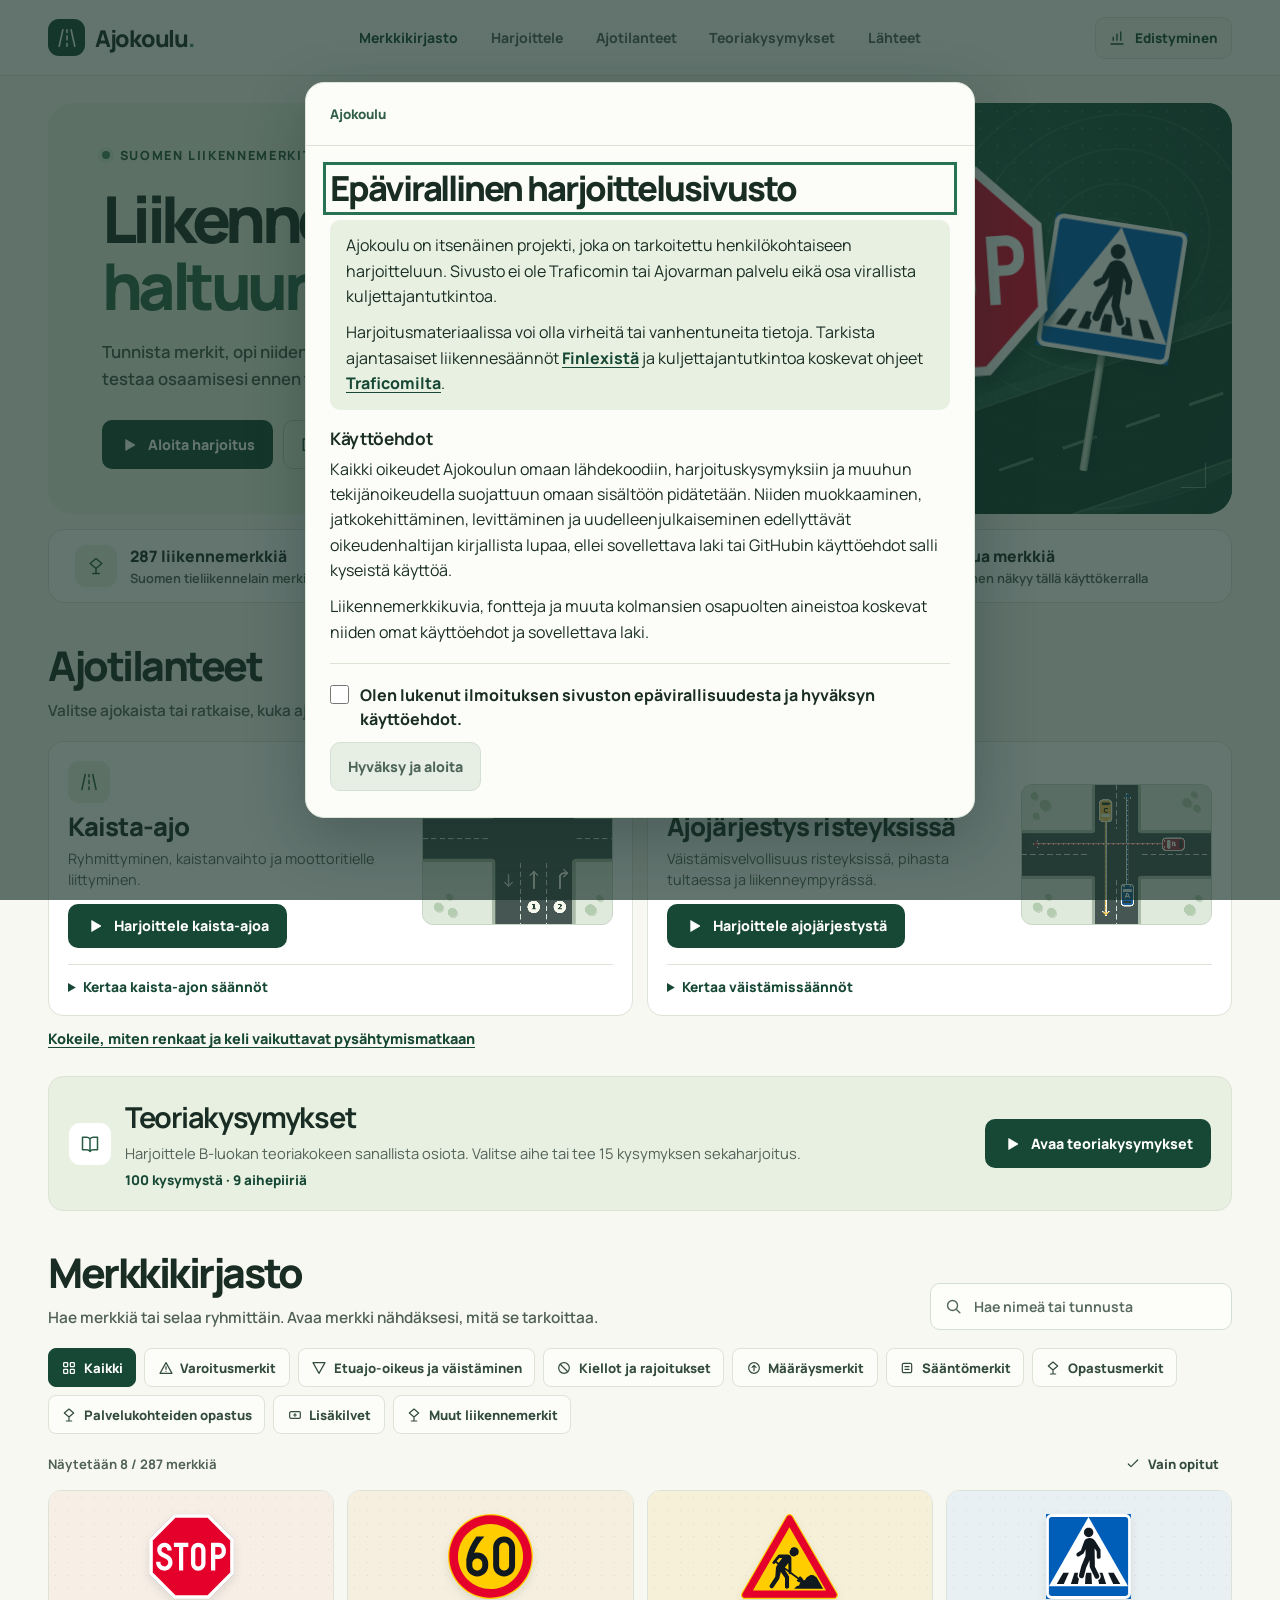
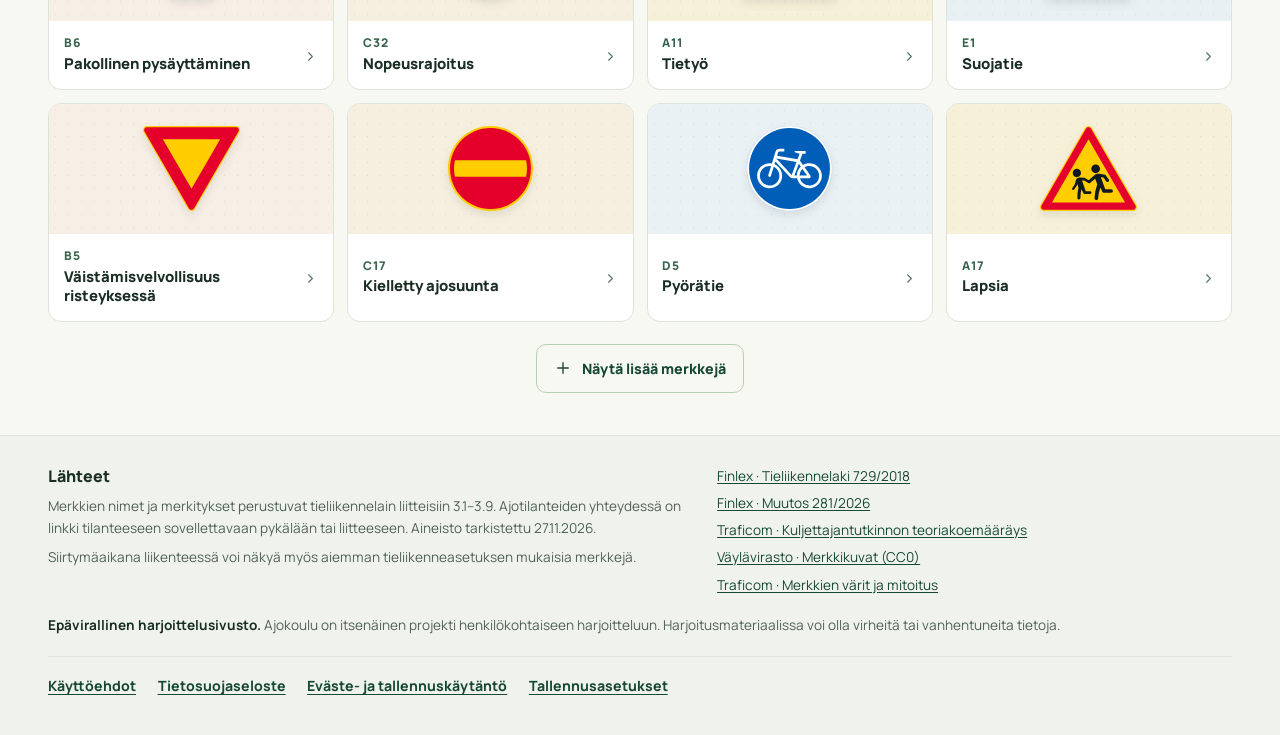
<file: index.html>
<!doctype html>
<html lang="fi">
<head>
  <meta charset="utf-8">
  <meta name="viewport" content="width=device-width, initial-scale=1">
  <meta name="description" content="Harjoittele B-luokan teoriakysymyksiä, Suomen liikennemerkkejä, kaista-ajoa ja ajojärjestystä risteyksissä. Aineisto on tarkistettu vuonna 2026.">
  <meta name="theme-color" content="#f7f8f2">
  <title>Ajokoulu – Liikennemerkit ja ajotilanteet</title>
  <link rel="icon" href="./assets/signs/B6.svg" type="image/svg+xml">
  <link rel="stylesheet" href="./styles.css">
  <link rel="stylesheet" href="./driving.css">
  <script defer src="./progress-storage.js"></script>
  <script defer src="./signs.js"></script>
  <script defer src="./app.js"></script>
  <script defer src="./driving-data.js"></script>
  <script defer src="./driving-diagrams.js"></script>
  <script defer src="./driving.js"></script>
  <script defer src="./theory-data.js"></script>
  <script defer src="./theory.js"></script>
  <script defer src="./terms.js"></script>
  <script defer src="./privacy-settings.js"></script>
</head>
<body id="alku">
  <svg class="icon-library" xmlns="http://www.w3.org/2000/svg" aria-hidden="true">
    <symbol id="i-road" viewBox="0 0 24 24"><path d="M7.5 3 3.5 21M16.5 3l4 18M12 3v3m0 4v4m0 4v3"/></symbol>
    <symbol id="i-book" viewBox="0 0 24 24"><path d="M12 6a5 5 0 0 0-4-2H3v15h5a5 5 0 0 1 4 2 5 5 0 0 1 4-2h5V4h-5a5 5 0 0 0-4 2zm0 0v15"/></symbol>
    <symbol id="i-play" viewBox="0 0 24 24"><path d="m8 5 12 7-12 7z"/></symbol>
    <symbol id="i-progress" viewBox="0 0 24 24"><path d="M4 20h16M7 15v-4m5 4V7m5 8V4"/></symbol>
    <symbol id="i-search" viewBox="0 0 24 24"><circle cx="10.8" cy="10.8" r="6.3"/><path d="m16 16 4 4"/></symbol>
    <symbol id="i-grid" viewBox="0 0 24 24"><rect x="4" y="4" width="6" height="6" rx="1"/><rect x="14" y="4" width="6" height="6" rx="1"/><rect x="4" y="14" width="6" height="6" rx="1"/><rect x="14" y="14" width="6" height="6" rx="1"/></symbol>
    <symbol id="i-sign" viewBox="0 0 24 24"><path d="M12 16v5m-4 0h8M12 3l7 6-7 6-7-6z"/></symbol>
    <symbol id="i-warning" viewBox="0 0 24 24"><path d="M12 4 3 20h18zM12 10v4m0 3h.01"/></symbol>
    <symbol id="i-yield" viewBox="0 0 24 24"><path d="M12 20 3 4h18z"/></symbol>
    <symbol id="i-ban" viewBox="0 0 24 24"><circle cx="12" cy="12" r="8"/><path d="m6.4 6.4 11.2 11.2"/></symbol>
    <symbol id="i-direction" viewBox="0 0 24 24"><circle cx="12" cy="12" r="8"/><path d="m9 11 3-3 3 3m-3-3v8"/></symbol>
    <symbol id="i-rule" viewBox="0 0 24 24"><rect x="5" y="5" width="14" height="14" rx="2"/><path d="M9 10h6m-6 4h6"/></symbol>
    <symbol id="i-extra" viewBox="0 0 24 24"><rect x="4" y="7" width="16" height="10" rx="2"/><path d="M12 10v4m-2-2h4"/></symbol>
    <symbol id="i-check" viewBox="0 0 24 24"><path d="m5 12 4 4 10-10"/></symbol>
    <symbol id="i-close" viewBox="0 0 24 24"><path d="m6 6 12 12M18 6 6 18"/></symbol>
    <symbol id="i-chevron" viewBox="0 0 24 24"><path d="m9 6 6 6-6 6"/></symbol>
    <symbol id="i-plus" viewBox="0 0 24 24"><path d="M5 12h14m-7-7v14"/></symbol>
  </svg>
  <noscript><p class="wrap terms-noscript">Ajokoulun käyttöehtojen hyväksyminen ja harjoitukset tarvitsevat JavaScriptin.</p></noscript>
  <a class="skip-link" href="#sisalto" data-terms-gated inert>Siirry sisältöön</a>
  <header class="site-header" data-terms-gated inert>
    <div class="wrap header-inner">
      <a class="brand" href="#alku" aria-label="Ajokoulu, sivun alku">
        <span class="brand-mark"><svg class="icon" aria-hidden="true"><use href="#i-road"></use></svg></span>
        <span>Ajokoulu<span class="brand-dot">.</span></span>
      </a>
      <nav class="nav" aria-label="Päävalikko">
        <a href="#merkkikirjasto" class="nav-primary">Merkkikirjasto</a>
        <button type="button" data-start-quiz>Harjoittele</button>
        <a href="#ajotilanteet">Ajotilanteet</a>
        <a href="#teoriakysymykset">Teoriakysymykset</a>
        <a href="#lahteet">Lähteet</a>
      </nav>
      <button type="button" class="progress-link" id="show-progress">
        <svg class="icon" aria-hidden="true"><use href="#i-progress"></use></svg><span>Edistyminen</span>
      </button>
    </div>
  </header>
  <main class="wrap" id="sisalto" data-terms-gated inert>
    <section class="hero" aria-labelledby="main-title">
      <div class="hero-copy">
        <p class="eyebrow"><span></span> Suomen liikennemerkit 2026</p>
        <h1 id="main-title">Liikennemerkit <em>haltuun.</em></h1>
        <p class="hero-description">Tunnista merkit, opi niiden merkitys ja testaa osaamisesi ennen teoriakoetta.</p>
        <div class="hero-actions">
          <button class="button button-primary" type="button" data-start-quiz><svg class="icon" aria-hidden="true"><use href="#i-play"></use></svg>Aloita harjoitus</button>
          <a class="button button-outline" href="#merkkikirjasto"><svg class="icon" aria-hidden="true"><use href="#i-book"></use></svg>Selaa merkkejä</a>
        </div>
      </div>
      <div class="hero-art" aria-hidden="true">
        <div class="art-lines"></div>
        <div class="art-road"></div>
        <span class="art-frame frame-top"></span><span class="art-frame frame-bottom"></span>
        <div class="roadside roadside-work"><span class="sign-pole"></span><img src="./assets/signs/A11.svg" alt=""></div>
        <div class="roadside roadside-stop"><span class="sign-pole"></span><img src="./assets/signs/B6.svg" alt=""></div>
        <div class="roadside roadside-crossing"><span class="sign-pole"></span><img src="./assets/signs/E1.svg" alt=""></div>
      </div>
    </section>

    <section class="facts" aria-label="Aineisto ja edistyminen">
      <div class="fact"><span class="fact-icon"><svg class="icon" aria-hidden="true"><use href="#i-sign"></use></svg></span><div><strong id="sign-total">Liikennemerkit</strong><span>Suomen tieliikennelain merkit</span></div></div>
      <div class="fact"><span class="fact-icon"><svg class="icon" aria-hidden="true"><use href="#i-grid"></use></svg></span><div><strong>9 merkkiryhmää</strong><span>Varoitusmerkeistä lisäkilpiin</span></div></div>
      <div class="fact"><span class="fact-icon"><svg class="icon" aria-hidden="true"><use href="#i-progress"></use></svg></span><div><strong id="learned-total">0 opittua merkkiä</strong><span id="progress-storage-summary">Edistyminen näkyy tällä käyttökerralla</span></div></div>
    </section>

    <section class="driving-section" id="ajotilanteet" aria-labelledby="driving-heading">
      <div class="catalog-heading">
        <div>
          <h2 id="driving-heading">Ajotilanteet</h2>
          <p>Valitse ajokaista tai ratkaise, kuka ajaa ensin. Näet jokaisen vastauksen jälkeen, mikä sääntö tilanteeseen pätee.</p>
        </div>
      </div>
      <div class="driving-grid">
        <article class="driving-card">
          <div class="driving-card-copy">
            <span class="fact-icon"><svg class="icon" aria-hidden="true"><use href="#i-road"></use></svg></span>
            <h3>Kaista-ajo</h3>
            <p>Ryhmittyminen, kaistanvaihto ja moottoritielle liittyminen.</p>
            <button class="button button-primary" type="button" data-start-driving="lanes">
              <svg class="icon" aria-hidden="true"><use href="#i-play"></use></svg>Harjoittele kaista-ajoa
            </button>
            <p class="driving-best" id="driving-best-lanes" hidden></p>
          </div>
          <canvas class="driving-preview" data-driving-preview="lanes" width="840" height="620" aria-hidden="true"></canvas>
          <details class="driving-rules">
            <summary>Kertaa kaista-ajon säännöt</summary>
            <ul>
              <li>Ryhmittyminen tehdään hyvissä ajoin. Huomioi ajokaistanuolet ja opasteet. <a href="https://www.finlex.fi/fi/lainsaadanto/2018/729#chp_3__sec_21">21 §</a></li>
              <li>Ennen kaistanvaihtoa varmista, että voit siirtyä turvallisesti ja tarpeettomasti haittaamatta muita. Näytä suuntamerkki hyvissä ajoin. <a href="https://www.finlex.fi/fi/lainsaadanto/2018/729#chp_3__sec_35">35 §</a> ja <a href="https://www.finlex.fi/fi/lainsaadanto/2018/729#chp_3__sec_48">48 §</a></li>
              <li>Moottoritielle liittyvä väistää siellä jo ajavia. <a href="https://www.finlex.fi/fi/lainsaadanto/2018/729#chp_3__sec_59">59 §</a></li>
            </ul>
          </details>
        </article>
        <article class="driving-card">
          <div class="driving-card-copy">
            <span class="fact-icon"><svg class="icon" aria-hidden="true"><use href="#i-yield"></use></svg></span>
            <h3>Ajojärjestys risteyksissä</h3>
            <p>Väistämisvelvollisuus risteyksissä, pihasta tultaessa ja liikenneympyrässä.</p>
            <button class="button button-primary" type="button" data-start-driving="junctions">
              <svg class="icon" aria-hidden="true"><use href="#i-play"></use></svg>Harjoittele ajojärjestystä
            </button>
            <p class="driving-best" id="driving-best-junctions" hidden></p>
          </div>
          <canvas class="driving-preview" data-driving-preview="junctions" width="840" height="620" aria-hidden="true"></canvas>
          <details class="driving-rules">
            <summary>Kertaa väistämissäännöt</summary>
            <ul>
              <li>Tasa-arvoisessa risteyksessä väistetään oikealta lähestyvää. Vasemmalle kääntyvä väistää myös vastaantulevaa liikennettä. <a href="https://www.finlex.fi/fi/lainsaadanto/2018/729#chp_3__sec_24">24 §</a></li>
              <li>Kääntyessäsi väistä risteävää tietä ylittävää jalankulkijaa, pyöräilijää ja mopoilijaa. Pysäköintialueelta tielle tullessasi väistä muita tienkäyttäjiä. <a href="https://www.finlex.fi/fi/lainsaadanto/2018/729#chp_3__sec_24">24 §</a></li>
              <li>Kärkikolmio velvoittaa väistämään risteävää liikennettä. STOP-merkki velvoittaa myös pysähtymään. <a href="https://www.finlex.fi/fi/lainsaadanto/2018/729#attachment_4">Merkit B5 ja B6</a></li>
            </ul>
          </details>
        </article>
      </div>
      <p class="driving-demo-link"><a href="./demot/renkaat.html">Kokeile, miten renkaat ja keli vaikuttavat pysähtymismatkaan</a></p>
    </section>

    <section class="theory-section" id="teoriakysymykset" aria-labelledby="theory-heading">
      <span class="fact-icon"><svg class="icon" aria-hidden="true"><use href="#i-book"></use></svg></span>
      <div>
        <h2 id="theory-heading">Teoriakysymykset</h2>
        <p>Harjoittele B-luokan teoriakokeen sanallista osiota. Valitse aihe tai tee 15 kysymyksen sekaharjoitus.</p>
        <p id="theory-bank-size" class="theory-bank-size"></p>
      </div>
      <button class="button button-primary" type="button" id="start-theory">
        <svg class="icon" aria-hidden="true"><use href="#i-play"></use></svg>Avaa teoriakysymykset
      </button>
    </section>

    <section class="catalog" id="merkkikirjasto" aria-labelledby="catalog-title">
      <div class="catalog-heading">
        <div>
          <h2 id="catalog-title">Merkkikirjasto</h2>
          <p>Hae merkkiä tai selaa ryhmittäin. Avaa merkki nähdäksesi, mitä se tarkoittaa.</p>
        </div>
        <div class="search-box">
          <svg class="icon" aria-hidden="true"><use href="#i-search"></use></svg>
          <label class="sr-only" for="search">Hae nimeä tai tunnusta</label>
          <input id="search" type="search" autocomplete="off" placeholder="Hae nimeä tai tunnusta">
        </div>
      </div>
      <div class="category-list" id="categories" role="group" aria-label="Rajaa merkkiryhmän mukaan"></div>
      <div class="catalog-meta">
        <p id="catalog-count" role="status"></p>
        <button id="learned-filter" type="button" aria-pressed="false"><svg class="icon" aria-hidden="true"><use href="#i-check"></use></svg> Vain opitut</button>
      </div>
      <div class="sign-grid" id="sign-grid"></div>
      <div class="empty-state" id="empty-state" hidden>
        <p id="empty-message"></p>
        <button class="button button-outline" id="reset-filters" type="button">Tyhjennä rajaukset</button>
      </div>
      <div class="catalog-pagination" id="pagination" hidden>
        <button class="button button-outline" id="show-more" type="button"><svg class="icon" aria-hidden="true"><use href="#i-plus"></use></svg>Näytä lisää merkkejä</button>
      </div>
    </section>

  </main>
  <footer class="site-footer" id="lahteet" data-terms-gated inert>
    <div class="wrap footer-inner">
      <div>
        <h2>Lähteet</h2>
        <p>Merkkien nimet ja merkitykset perustuvat tieliikennelain liitteisiin 3.1–3.9. Ajotilanteiden yhteydessä on linkki tilanteeseen sovellettavaan pykälään tai liitteeseen. Aineisto tarkistettu 27.11.2026.</p>
        <p>Siirtymäaikana liikenteessä voi näkyä myös aiemman tieliikenneasetuksen mukaisia merkkejä.</p>
      </div>
      <ul>
        <li><a href="https://www.finlex.fi/fi/lainsaadanto/2018/729">Finlex · Tieliikennelaki 729/2018</a></li>
        <li><a href="https://www.finlex.fi/fi/lainsaadanto/saadoskokoelma/2026/281">Finlex · Muutos 281/2026</a></li>
        <li><a href="https://www.finlex.fi/fi/viranomaiset/maarayskokoelmat/traficom-tieliikenne/2026/8">Traficom · Kuljettajantutkinnon teoriakoemääräys</a></li>
        <li><a href="https://github.com/finnishtransportagency/liikennemerkit">Väylävirasto · Merkkikuvat (CC0)</a></li>
        <li><a href="https://www.traficom.fi/fi/tieliikenteen-turvallisuus-ja-valvonta/tie-ja-raitioliikenteen-ohjauslaitteiden-varit-rakenne-ja-mitoitus">Traficom · Merkkien värit ja mitoitus</a></li>
      </ul>
    </div>
    <div class="wrap footer-notice">
      <p><strong>Epävirallinen harjoittelusivusto.</strong> Ajokoulu on itsenäinen projekti henkilökohtaiseen harjoitteluun. Harjoitusmateriaalissa voi olla virheitä tai vanhentuneita tietoja.</p>
    </div>
    <nav class="wrap privacy-links" aria-label="Käyttöehdot ja tietosuoja">
      <button type="button" id="show-terms">Käyttöehdot</button>
      <a href="./tietosuoja.html">Tietosuojaseloste</a>
      <a href="./tietosuoja.html#evasteet">Eväste- ja tallennuskäytäntö</a>
      <button type="button" data-storage-settings>Tallennusasetukset</button>
    </nav>
  </footer>

  <dialog id="terms-dialog" aria-labelledby="terms-title" aria-describedby="terms-intro" class="dialog terms-dialog">
    <div class="dialog-top">
      <p class="dialog-kicker">Ajokoulu</p>
      <p id="terms-scroll-hint" class="terms-scroll-hint">Hyväksyntä on ikkunan lopussa.</p>
      <button class="icon-button close-dialog" type="button" aria-label="Sulje käyttöehdot" hidden><svg class="icon" aria-hidden="true"><use href="#i-close"></use></svg></button>
    </div>
    <div class="dialog-content">
      <h2 id="terms-title" tabindex="-1">Epävirallinen harjoittelusivusto</h2>
      <div class="terms-notice">
        <p id="terms-intro">Ajokoulu on itsenäinen projekti, joka on tarkoitettu henkilökohtaiseen harjoitteluun. Sivusto ei ole Traficomin tai Ajovarman palvelu eikä osa virallista kuljettajantutkintoa.</p>
        <p>Harjoitusmateriaalissa voi olla virheitä tai vanhentuneita tietoja. Tarkista ajantasaiset liikennesäännöt <a href="https://www.finlex.fi/fi/lainsaadanto/2018/729" target="_blank" rel="noopener">Finlexistä</a> ja kuljettajantutkintoa koskevat ohjeet <a href="https://www.traficom.fi/fi/autoilijat/ajokortit/kuljettajantutkinto" target="_blank" rel="noopener">Traficomilta</a>.</p>
      </div>
      <section class="terms-conditions" aria-labelledby="terms-conditions-title">
        <h3 id="terms-conditions-title">Käyttöehdot</h3>
        <p>Kaikki oikeudet Ajokoulun omaan lähdekoodiin, harjoituskysymyksiin ja muuhun tekijänoikeudella suojattuun omaan sisältöön pidätetään. Niiden muokkaaminen, jatkokehittäminen, levittäminen ja uudelleenjulkaiseminen edellyttävät oikeudenhaltijan kirjallista lupaa, ellei sovellettava laki tai GitHubin käyttöehdot salli kyseistä käyttöä.</p>
        <p>Liikennemerkkikuvia, fontteja ja muuta kolmansien osapuolten aineistoa koskevat niiden omat käyttöehdot ja sovellettava laki.</p>
      </section>
      <form id="terms-acceptance" autocomplete="off">
        <label class="terms-agreement">
          <input type="checkbox" id="terms-confirmation" required>
          <span>Olen lukenut ilmoituksen sivuston epävirallisuudesta ja hyväksyn käyttöehdot.</span>
        </label>
        <button type="submit" class="button button-primary" id="accept-terms" disabled>Hyväksy ja aloita</button>
      </form>
    </div>
  </dialog>

  <dialog id="sign-dialog" aria-labelledby="sign-title" class="dialog">
    <div class="dialog-top"><p id="sign-category" class="dialog-kicker"></p><button class="icon-button close-dialog" type="button" aria-label="Sulje merkin tiedot"><svg class="icon" aria-hidden="true"><use href="#i-close"></use></svg></button></div>
    <div class="detail-display" id="detail-display">
      <img id="detail-image" alt="">
    </div>
    <div class="dialog-content">
      <p id="detail-code" class="sign-code"></p>
      <h2 id="sign-title"></h2>
      <div id="sign-explanation"></div>
      <div id="variants" class="variants" hidden>
        <h3>Merkin kuvat</h3>
        <div id="variant-list" class="variant-list" role="group" aria-label="Valitse merkin kuva"></div>
      </div>
      <details id="legal-text" class="legal-text"><summary>Tieliikennelain selite</summary><div id="sign-law"></div></details>
      <div class="dialog-actions">
        <button class="button button-primary" type="button" id="toggle-learned" aria-pressed="false"><svg class="icon" aria-hidden="true"><use href="#i-check"></use></svg><span>Merkitse opituksi</span></button>
        <a id="sign-source" class="detail-source" href="https://www.finlex.fi/fi/lainsaadanto/2018/729">Katso lähde Finlexistä</a>
      </div>
    </div>
  </dialog>

  <dialog id="quiz-dialog" aria-labelledby="quiz-title" class="dialog quiz-dialog">
    <div class="dialog-top"><p class="dialog-kicker">Liikennemerkkiharjoitus</p><button class="icon-button close-dialog" type="button" aria-label="Sulje harjoitus"><svg class="icon" aria-hidden="true"><use href="#i-close"></use></svg></button></div>
    <div class="dialog-content" id="quiz-content"></div>
  </dialog>

  <dialog id="progress-dialog" aria-labelledby="progress-title" class="dialog">
    <div class="dialog-top"><p class="dialog-kicker">Oma edistyminen</p><button class="icon-button close-dialog" type="button" aria-label="Sulje edistyminen"><svg class="icon" aria-hidden="true"><use href="#i-close"></use></svg></button></div>
    <div class="dialog-content progress-content">
      <h2 id="progress-title">Opitut merkit</h2>
      <p id="progress-description"></p>
      <div id="progress-groups" class="progress-groups"></div>
      <div class="dialog-actions">
        <button type="button" class="button button-primary" id="show-learned"><svg class="icon" aria-hidden="true"><use href="#i-check"></use></svg>Selaa opittuja merkkejä</button>
        <button type="button" class="button button-outline" data-storage-settings>Tallennusasetukset</button>
      </div>
      <p id="progress-storage-detail" class="progress-storage-detail"></p>
    </div>
  </dialog>

  <dialog id="theory-dialog" aria-labelledby="theory-title" class="dialog">
    <div class="dialog-top">
      <p class="dialog-kicker">B-luokan teoriakysymykset</p>
      <button class="icon-button close-dialog" type="button" aria-label="Sulje teoriaharjoitus"><svg class="icon" aria-hidden="true"><use href="#i-close"></use></svg></button>
    </div>
    <div class="dialog-content" id="theory-content"></div>
  </dialog>

  <dialog id="driving-dialog" aria-labelledby="driving-title" class="dialog driving-dialog">
    <div class="dialog-top">
      <p class="dialog-kicker" id="driving-dialog-topic">Ajotilanteet</p>
      <button class="icon-button close-dialog" type="button" aria-label="Sulje ajotilanneharjoitus"><svg class="icon" aria-hidden="true"><use href="#i-close"></use></svg></button>
    </div>
    <div class="dialog-content" id="driving-content"></div>
  </dialog>

  <dialog id="storage-dialog" aria-labelledby="storage-title" aria-describedby="storage-purpose" class="dialog">
    <div class="dialog-top">
      <p class="dialog-kicker">Tietosuoja</p>
      <button class="icon-button close-dialog" type="button" aria-label="Sulje tallennusasetukset"><svg class="icon" aria-hidden="true"><use href="#i-close"></use></svg></button>
    </div>
    <div class="dialog-content">
      <h2 id="storage-title">Tallennusasetukset</h2>
      <p id="storage-purpose">Voit halutessasi tallentaa opitut merkit ja parhaat ajotilannetulokset tähän selaimeen 180 päiväksi. Harjoittelu toimii myös ilman tallennusta. Voit perua suostumuksesi täällä milloin tahansa.</p>
      <p id="storage-status" class="storage-status" role="status" tabindex="-1"></p>
      <div class="dialog-actions">
        <button class="button button-outline" type="button" id="allow-progress-storage">Salli edistymisen tallennus</button>
        <button class="button button-outline" type="button" id="disable-progress-storage">Jatka ilman tallennusta</button>
      </div>
      <p class="progress-storage-detail"><a href="./tietosuoja.html#evasteet">Eväste- ja tallennuskäytäntö</a></p>
    </div>
  </dialog>
</body>
</html>
</file>
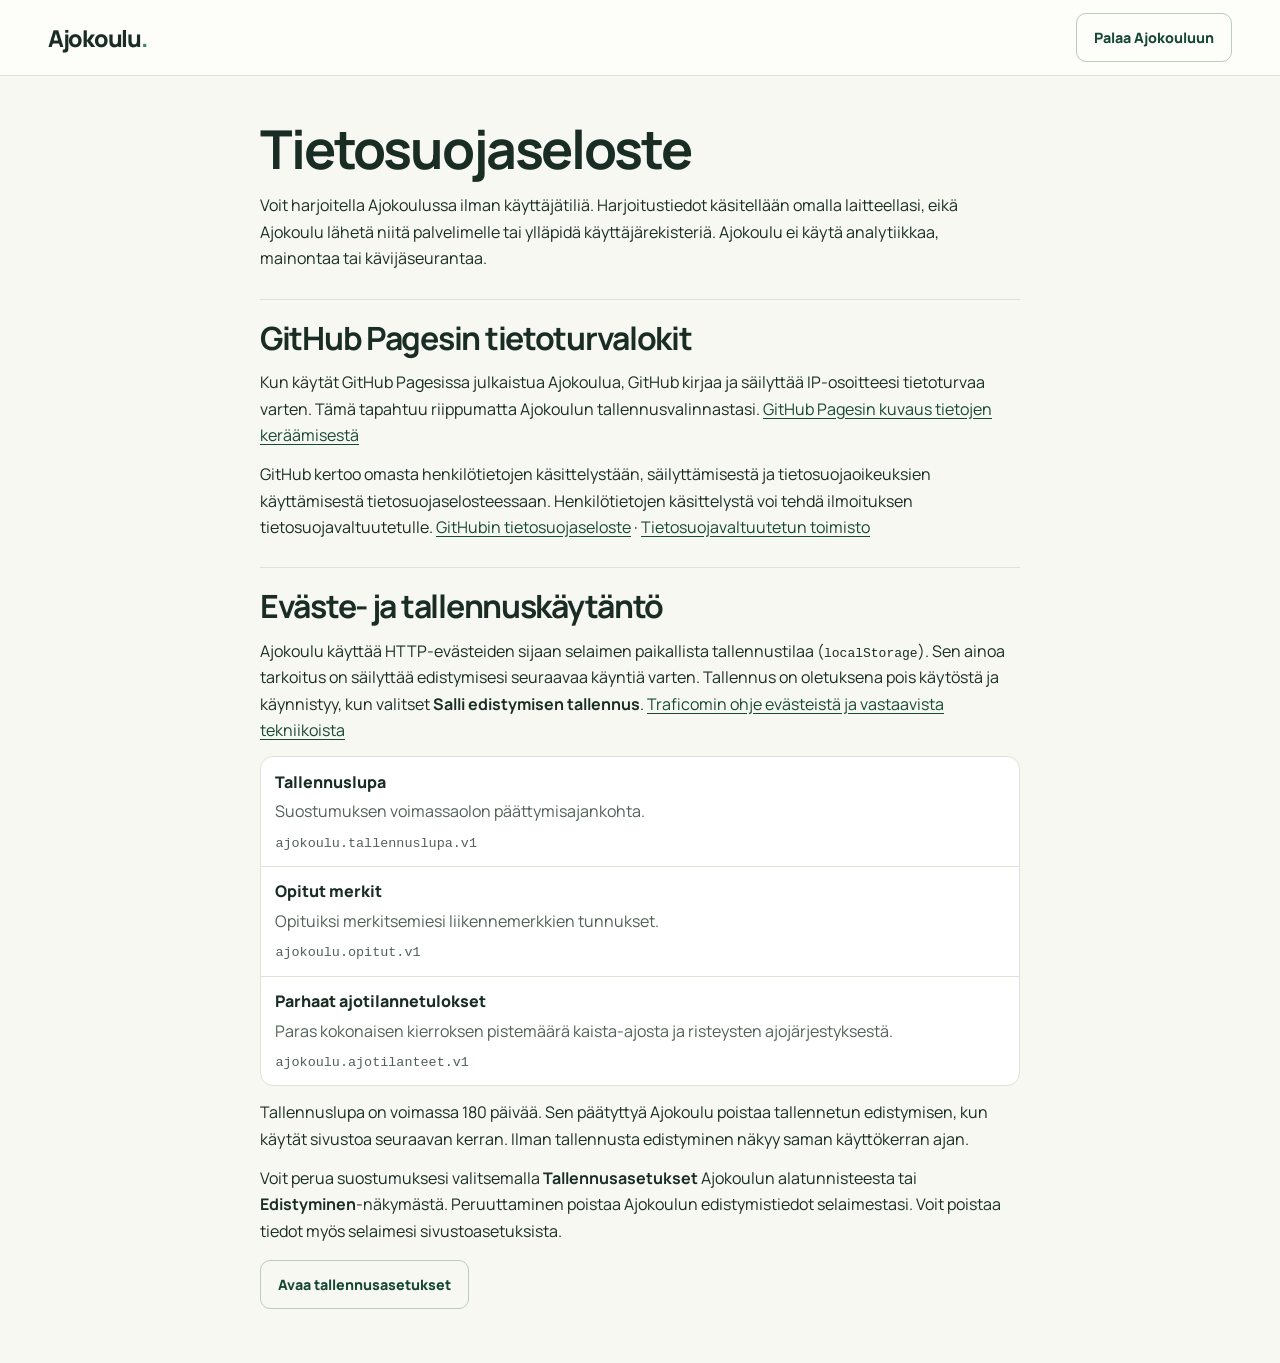
<file: tietosuoja.html>
<!doctype html>
<html lang="fi">
<head>
  <meta charset="utf-8">
  <meta name="viewport" content="width=device-width, initial-scale=1">
  <meta name="description" content="Ajokoulun tietosuojaseloste ja eväste- ja tallennuskäytäntö.">
  <meta name="theme-color" content="#f7f8f2">
  <title>Ajokoulu – Tietosuoja ja selaintallennus</title>
  <link rel="icon" href="./assets/signs/B6.svg" type="image/svg+xml">
  <link rel="stylesheet" href="./styles.css">
</head>
<body>
  <a class="skip-link" href="#sisalto">Siirry sisältöön</a>
  <header class="site-header">
    <div class="wrap privacy-header">
      <a class="brand" href="./index.html" aria-label="Ajokoulun etusivu"><span>Ajokoulu<span class="brand-dot">.</span></span></a>
      <a class="button button-outline" href="./index.html">Palaa Ajokouluun</a>
    </div>
  </header>
  <main class="wrap privacy-document" id="sisalto">
    <h1>Tietosuojaseloste</h1>
    <p>Voit harjoitella Ajokoulussa ilman käyttäjätiliä. Harjoitustiedot käsitellään omalla laitteellasi, eikä Ajokoulu lähetä niitä palvelimelle tai ylläpidä käyttäjärekisteriä. Ajokoulu ei käytä analytiikkaa, mainontaa tai kävijäseurantaa.</p>

    <section aria-labelledby="hosting-title">
      <h2 id="hosting-title">GitHub Pagesin tietoturvalokit</h2>
      <p>Kun käytät GitHub Pagesissa julkaistua Ajokoulua, GitHub kirjaa ja säilyttää IP-osoitteesi tietoturvaa varten. Tämä tapahtuu riippumatta Ajokoulun tallennusvalinnastasi. <a href="https://docs.github.com/en/pages/getting-started-with-github-pages/what-is-github-pages#data-collection">GitHub Pagesin kuvaus tietojen keräämisestä</a></p>
      <p>GitHub kertoo omasta henkilötietojen käsittelystään, säilyttämisestä ja tietosuojaoikeuksien käyttämisestä tietosuojaselosteessaan. Henkilötietojen käsittelystä voi tehdä ilmoituksen tietosuojavaltuutetulle. <a href="https://docs.github.com/en/site-policy/privacy-policies/github-general-privacy-statement">GitHubin tietosuojaseloste</a> · <a href="https://tietosuoja.fi/ilmoitus-tietosuojavaltuutetulle">Tietosuojavaltuutetun toimisto</a></p>
    </section>

    <section id="evasteet" aria-labelledby="storage-policy-title">
      <h2 id="storage-policy-title">Eväste- ja tallennuskäytäntö</h2>
      <p>Ajokoulu käyttää HTTP-evästeiden sijaan selaimen paikallista tallennustilaa (<code>localStorage</code>). Sen ainoa tarkoitus on säilyttää edistymisesi seuraavaa käyntiä varten. Tallennus on oletuksena pois käytöstä ja käynnistyy, kun valitset <strong>Salli edistymisen tallennus</strong>. <a href="https://www.traficom.fi/files/media/regulation/Ev%C3%A4steohjeistus_palveluntarjoajille.pdf">Traficomin ohje evästeistä ja vastaavista tekniikoista</a></p>
      <dl class="storage-list">
        <div>
          <dt>Tallennuslupa</dt>
          <dd>Suostumuksen voimassaolon päättymisajankohta.</dd>
          <dd><code>ajokoulu.tallennuslupa.v1</code></dd>
        </div>
        <div>
          <dt>Opitut merkit</dt>
          <dd>Opituiksi merkitsemiesi liikennemerkkien tunnukset.</dd>
          <dd><code>ajokoulu.opitut.v1</code></dd>
        </div>
        <div>
          <dt>Parhaat ajotilannetulokset</dt>
          <dd>Paras kokonaisen kierroksen pistemäärä kaista-ajosta ja risteysten ajojärjestyksestä.</dd>
          <dd><code>ajokoulu.ajotilanteet.v1</code></dd>
        </div>
      </dl>
      <p>Tallennuslupa on voimassa 180 päivää. Sen päätyttyä Ajokoulu poistaa tallennetun edistymisen, kun käytät sivustoa seuraavan kerran. Ilman tallennusta edistyminen näkyy saman käyttökerran ajan.</p>
      <p>Voit perua suostumuksesi valitsemalla <strong>Tallennusasetukset</strong> Ajokoulun alatunnisteesta tai <strong>Edistyminen</strong>-näkymästä. Peruuttaminen poistaa Ajokoulun edistymistiedot selaimestasi. Voit poistaa tiedot myös selaimesi sivustoasetuksista.</p>
      <a class="button button-outline" href="./index.html#tallennusasetukset">Avaa tallennusasetukset</a>
    </section>
  </main>
</body>
</html>
</file>
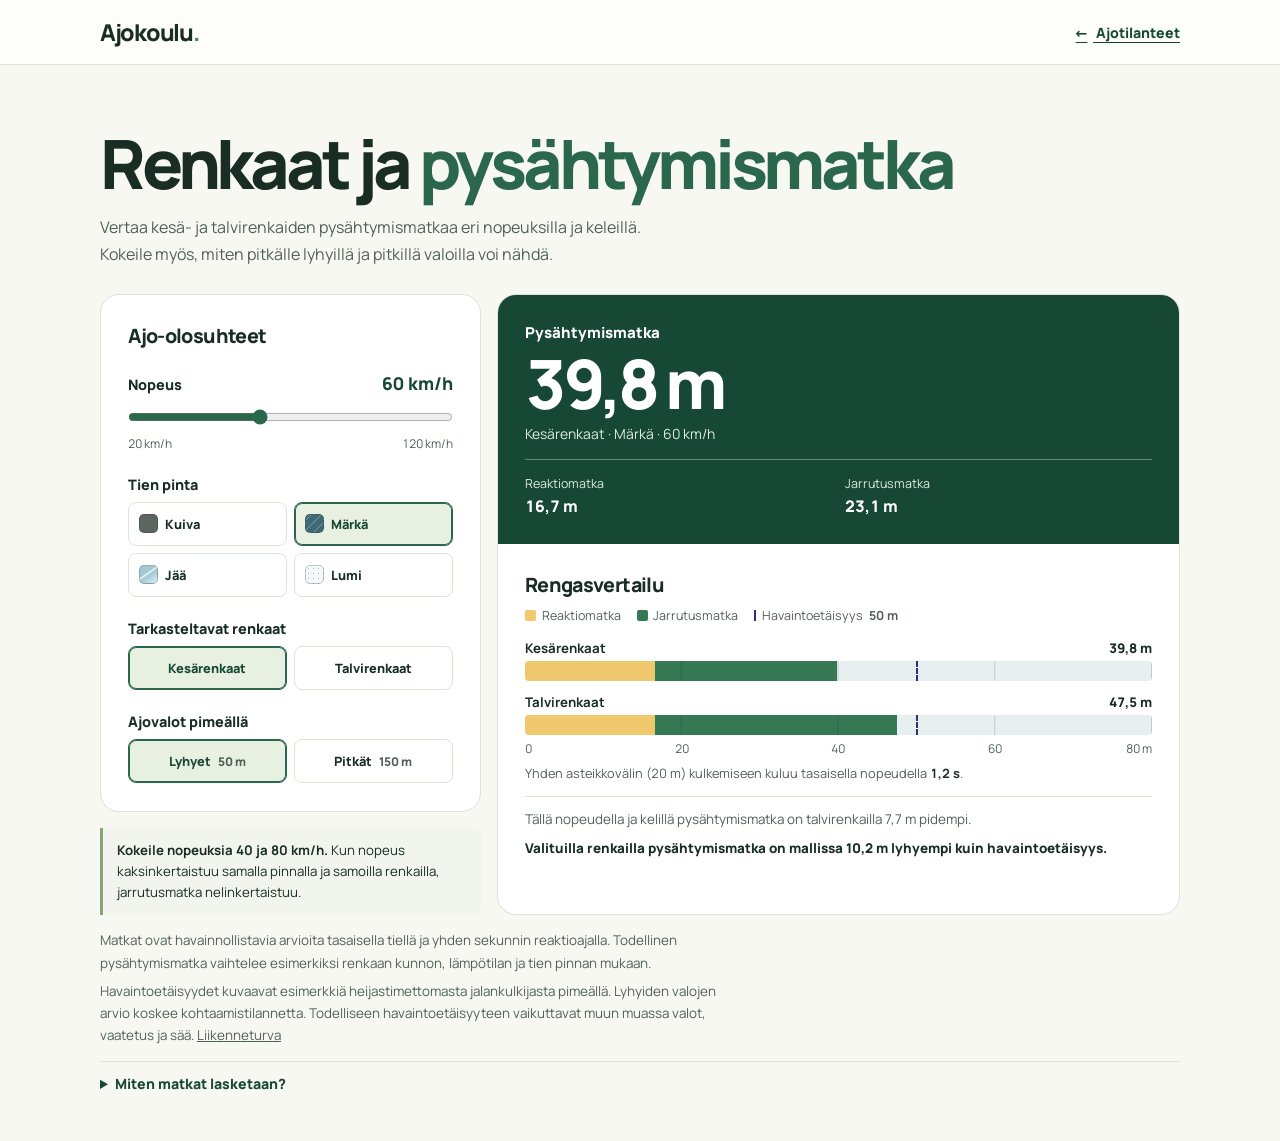
<file: demot/renkaat.html>
<!doctype html>
<html lang="fi">
<head>
  <meta charset="utf-8">
  <meta name="viewport" content="width=device-width, initial-scale=1">
  <meta name="description" content="Vertaa kesä- ja talvirenkaiden pysähtymismatkaa eri nopeuksilla kuivalla, märällä, jäällä ja lumella.">
  <meta name="theme-color" content="#f7f8f2">
  <title>Renkaat ja pysähtymismatka – Ajokoulu</title>
  <link rel="icon" href="../assets/signs/B6.svg" type="image/svg+xml">
  <link rel="stylesheet" href="../styles.css">
  <link rel="stylesheet" href="./renkaat.css">
  <script defer src="./renkaat.js"></script>
</head>
<body>
  <a class="skip-link" href="#sisalto">Siirry sisältöön</a>
  <header class="site-header">
    <div class="wrap demo-header">
      <a class="brand" href="../index.html">Ajokoulu<span class="brand-dot">.</span></a>
      <a class="back-link" href="../index.html#ajotilanteet"><span aria-hidden="true">←</span> Ajotilanteet</a>
    </div>
  </header>
  <main class="wrap tyre-demo" id="sisalto">
    <h1>Renkaat ja <em>pysähtymismatka</em></h1>
    <p class="demo-intro">Vertaa kesä- ja talvirenkaiden pysähtymismatkaa eri nopeuksilla ja keleillä. Kokeile myös, miten pitkälle lyhyillä ja pitkillä valoilla voi nähdä.</p>
    <noscript><p class="demo-footnote">Ota JavaScript käyttöön, jotta voit käyttää demoa.</p></noscript>

    <div class="demo-layout" id="demo" hidden>
      <form class="demo-controls" aria-labelledby="settings-title">
        <h2 id="settings-title">Ajo-olosuhteet</h2>
        <div class="speed-control">
          <div class="speed-heading">
            <label for="speed">Nopeus</label>
            <span id="speed-value" aria-hidden="true"></span>
          </div>
          <input type="range" id="speed" name="speed" min="20" max="120" step="5" value="60">
          <div class="range-endpoints" aria-hidden="true"><span>20 km/h</span><span>120 km/h</span></div>
        </div>

        <fieldset>
          <legend>Tien pinta</legend>
          <div class="surface-options">
            <label class="demo-choice"><input type="radio" name="surface" value="dry"><span><span class="surface-swatch dry" aria-hidden="true"></span>Kuiva</span></label>
            <label class="demo-choice"><input type="radio" name="surface" value="wet" checked><span><span class="surface-swatch wet" aria-hidden="true"></span>Märkä</span></label>
            <label class="demo-choice"><input type="radio" name="surface" value="ice"><span><span class="surface-swatch ice" aria-hidden="true"></span>Jää</span></label>
            <label class="demo-choice"><input type="radio" name="surface" value="snow"><span><span class="surface-swatch snow" aria-hidden="true"></span>Lumi</span></label>
          </div>
        </fieldset>

        <fieldset>
          <legend>Tarkasteltavat renkaat</legend>
          <div class="tyre-options">
            <label class="demo-choice"><input type="radio" name="tyre" value="summer" checked><span>Kesärenkaat</span></label>
            <label class="demo-choice"><input type="radio" name="tyre" value="winter"><span>Talvirenkaat</span></label>
          </div>
        </fieldset>

        <fieldset>
          <legend>Ajovalot pimeällä</legend>
          <div class="headlight-options">
            <label class="demo-choice"><input type="radio" name="headlight" value="50" checked><span>Lyhyet <small>50&nbsp;m</small></span></label>
            <label class="demo-choice"><input type="radio" name="headlight" value="150"><span>Pitkät <small>150&nbsp;m</small></span></label>
          </div>
        </fieldset>
      </form>

      <section class="demo-results" aria-labelledby="results-title">
        <div class="result-summary">
          <h2 id="results-title">Pysähtymismatka</h2>
          <p class="total-distance" id="total-distance"></p>
          <p class="result-context" id="result-context"></p>
          <dl class="distance-breakdown">
            <div><dt>Reaktiomatka</dt><dd id="reaction-distance"></dd></div>
            <div><dt>Jarrutusmatka</dt><dd id="braking-distance"></dd></div>
          </dl>
        </div>
        <div class="demo-comparison">
          <h3>Rengasvertailu</h3>
          <ul class="chart-legend">
            <li><span class="chart-key reaction" aria-hidden="true"></span>Reaktiomatka</li>
            <li><span class="chart-key braking" aria-hidden="true"></span>Jarrutusmatka</li>
            <li><span class="chart-key visibility" aria-hidden="true"></span>Havaintoetäisyys <strong id="visibility-distance"></strong></li>
          </ul>
          <div class="comparison-chart">
            <div class="chart-row" data-tyre="summer">
              <div class="chart-row-label"><strong>Kesärenkaat</strong><span class="chart-total"></span></div>
              <div class="chart-track" aria-hidden="true">
                <span class="chart-segment reaction"></span><span class="chart-segment braking"></span>
              </div>
            </div>
            <div class="chart-row" data-tyre="winter">
              <div class="chart-row-label"><strong>Talvirenkaat</strong><span class="chart-total"></span></div>
              <div class="chart-track" aria-hidden="true">
                <span class="chart-segment reaction"></span><span class="chart-segment braking"></span>
              </div>
            </div>
            <div class="chart-axis" id="chart-axis" aria-hidden="true"><span></span><span></span><span></span><span></span><span></span></div>
            <p class="chart-interval">Yhden asteikkovälin (<span id="chart-interval-distance"></span>) kulkemiseen kuluu tasaisella nopeudella <strong id="chart-interval-time"></strong>.</p>
          </div>
          <div class="comparison-notes">
            <p id="comparison-note"></p>
            <p id="visibility-note"></p>
          </div>
          <p class="sr-only" id="result-announcement" role="status"></p>
        </div>
      </section>
      <p class="demo-tip"><strong>Kokeile nopeuksia 40 ja 80 km/h.</strong> Kun nopeus kaksinkertaistuu samalla pinnalla ja samoilla renkailla, jarrutusmatka nelinkertaistuu.</p>
    </div>

    <p class="demo-footnote">Matkat ovat havainnollistavia arvioita tasaisella tiellä ja yhden sekunnin reaktioajalla. Todellinen pysähtymismatka vaihtelee esimerkiksi renkaan kunnon, lämpötilan ja tien pinnan mukaan.</p>
    <p class="demo-footnote">Havaintoetäisyydet kuvaavat esimerkkiä heijastimettomasta jalankulkijasta pimeällä. Lyhyiden valojen arvio koskee kohtaamistilannetta. Todelliseen havaintoetäisyyteen vaikuttavat muun muassa valot, vaatetus ja sää. <a href="https://www.liikenneturva.fi/liikenteessa/heijastin/">Liikenneturva</a></p>
    <details class="demo-method">
      <summary>Miten matkat lasketaan?</summary>
      <p>Reaktiomatka saadaan kertomalla nopeus reaktioajalla. Jarrutusmatka saadaan jakamalla nopeuden neliö kaksinkertaisella hidastuvuudella. Laskussa nopeus on metreinä sekunnissa ja hidastuvuus oletetaan vakioksi.</p>
      <p>Kuiva ja märkä kuvaavat lämmintä asfalttia, jää sileää jäätä ja lumi pakkautunutta lunta. Hidastuvuudet ovat mallin esimerkkiarvoja. Talvirengas kuvaa yhtä kuvitteellista talvirengasta, sillä nasta- ja kitkarenkaiden pito vaihtelee.</p>
      <p id="model-values" hidden></p>
      <p><a href="https://www.liikenneturva.fi/liikenteessa/turvallinen-ajonopeus/">Liikenneturva: ajonopeus ja pysähtymismatka</a> · <a href="https://www.vti.se/en/archives/news/archives/2026-08-31-significant-risk-increase-with-winter-tyres-in-summer">VTI: talvirenkaiden pito eri keleillä</a></p>
    </details>
  </main>
</body>
</html>
</file>
<file: styles.css>
@font-face {
  font-family: Manrope;
  src: url("./assets/fonts/manrope-latin.woff2") format("woff2");
  font-weight: 400 800;
  font-style: normal;
  font-display: swap;
}

:root {
  color-scheme: light;
  --page: #f7f8f2;
  --surface: #fff;
  --ink: #192d24;
  --muted: #516157;
  --forest: #174835;
  --green: #2b674d;
  --line: #dce3d7;
  --pale: #e8f0e1;
  --max-width: 1232px;
  font-family: Manrope, system-ui, sans-serif;
  background: var(--page);
  color: var(--ink);
}

*, *::before, *::after { box-sizing: border-box; }
body { margin: 0; min-width: 280px; }
html:has(dialog[open]), body:has(dialog[open]) { overflow: hidden; }
button, input, select { font: inherit; }
button { cursor: pointer; }
a { color: inherit; }
h1, h2, h3, p { margin: 0; }
img { display: block; max-width: 100%; }
[hidden] { display: none !important; }
:focus-visible { outline: 3px solid #287354; outline-offset: 4px; }

.wrap { width: min(var(--max-width), calc(100% - 96px)); margin-inline: auto; }
.icon-library { position: absolute; width: 0; height: 0; overflow: hidden; }
.icon {
  flex: none;
  inline-size: 20px;
  block-size: 20px;
  fill: none;
  stroke: currentColor;
  stroke-linecap: round;
  stroke-linejoin: round;
  stroke-width: 1.8;
}
.sr-only, .skip-link:not(:focus) {
  position: absolute;
  width: 1px;
  height: 1px;
  overflow: hidden;
  clip-path: inset(50%);
  white-space: nowrap;
}
.skip-link:focus {
  position: absolute;
  z-index: 5;
  top: 1rem;
  left: 1rem;
  padding: .75rem 1rem;
  background: var(--surface);
}

.site-header { background: #fdfefa; border-bottom: 1px solid var(--line); }
.header-inner {
  min-height: 75px;
  display: grid;
  grid-template-columns: 1fr auto 1fr;
  align-items: center;
  gap: 24px;
}
.brand {
  display: inline-flex;
  align-items: center;
  gap: 10px;
  justify-self: start;
  color: var(--ink);
  font-size: 1.45rem;
  font-weight: 800;
  letter-spacing: -.055em;
  text-decoration: none;
}
.brand-mark {
  display: grid;
  place-items: center;
  width: 37px;
  height: 37px;
  border-radius: 11px;
  background: var(--forest);
  color: #eaf6e7;
}
.brand-mark .icon { width: 22px; height: 22px; }
.brand-dot { color: #3f8864; }
.nav { display: flex; align-items: center; gap: clamp(14px, 2.55vw, 38px); }
.nav a, .nav button {
  font-size: .875rem;
  font-weight: 750;
  color: var(--muted);
  white-space: nowrap;
  text-decoration: none;
  background: transparent;
  border: 0;
  padding: .7rem 0;
}
.nav a:hover, .nav button:hover, .nav a.nav-primary { color: var(--forest); }
.nav a:hover, .nav button:hover { text-decoration: underline; text-underline-offset: .25em; }
.progress-link {
  display: flex;
  align-items: center;
  gap: .55rem;
  justify-self: end;
  min-height: 42px;
  padding: .45rem .8rem;
  border: 1px solid var(--line);
  border-radius: 10px;
  background: #f4f7ef;
  color: var(--forest);
  font-size: .84rem;
  font-weight: 800;
}
.progress-link:hover { background: var(--pale); }
.progress-link .icon { width: 18px; height: 18px; }

.hero {
  isolation: isolate;
  display: grid;
  grid-template-columns: 1.03fr 1fr;
  min-height: 411px;
  margin-top: 27px;
  overflow: hidden;
  border-radius: 25px;
  background: #e9f0e1;
}
.hero-copy { padding: clamp(36px, 3.4vw, 48px) clamp(32px, 4.2vw, 61px); }
.eyebrow {
  display: flex;
  align-items: center;
  gap: .62rem;
  margin-bottom: 1.35rem;
  color: #28563f;
  font-size: .79rem;
  font-weight: 800;
  letter-spacing: .13em;
  text-transform: uppercase;
}
.eyebrow span {
  width: 8px;
  height: 8px;
  border-radius: 50%;
  background: #4b8663;
  box-shadow: 0 0 0 4px #d7e7d6;
}
.hero h1 {
  font-size: clamp(2.85rem, 5.05vw, 4.65rem);
  line-height: 1.035;
  font-weight: 800;
  letter-spacing: -.07em;
}
.hero h1 em { display: block; color: var(--green); font-style: normal; }
.hero-description {
  max-width: 330px;
  margin-top: 1.18rem;
  color: #42564a;
  font-size: 1.045rem;
  font-weight: 600;
  line-height: 1.65;
}
.hero-actions { display: flex; flex-wrap: wrap; gap: 10px; margin-top: 1.7rem; }
.button {
  display: inline-flex;
  align-items: center;
  justify-content: center;
  gap: .62rem;
  min-height: 49px;
  padding: .7rem 1.07rem;
  border: 1px solid transparent;
  border-radius: 10px;
  font-weight: 800;
  font-size: .89rem;
  line-height: 1.35;
  text-align: center;
  text-decoration: none;
}
.button .icon { width: 18px; height: 18px; }
.button-primary { background: var(--forest); color: #fff; }
.button-primary:hover { background: #235d45; }
.button-primary .icon:has(use[href="#i-play"]) { fill: currentColor; stroke-width: 1.1; }
.button-outline { border-color: #b9cdb9; background: transparent; color: var(--forest); }
.button-outline:hover { background: #e0ebda; }

.hero-art {
  position: relative;
  isolation: isolate;
  min-height: 100%;
  overflow: hidden;
  background-color: #194f3d;
  background-image: radial-gradient(circle at 38% 40%, #2f7156 0, #1d5542 48%, #164333 100%);
}
.hero-art::before {
  position: absolute;
  inset: 0;
  background: radial-gradient(circle, #bcd6be48 1px, transparent 1.45px) 0 0 / 17px 17px;
  mask-image: linear-gradient(140deg, #000, #0005 65%, transparent);
  content: "";
}
.art-lines {
  position: absolute;
  inset: -44% -41% -12% 17%;
  border-radius: 49%;
  transform: rotate(-28deg);
  background: repeating-radial-gradient(ellipse, transparent 0 25px, #a9d0aa22 26px 27px, transparent 28px 38px);
  mask-image: linear-gradient(120deg, transparent 10%, #000 43%, #0008 80%);
}
.art-road {
  position: absolute;
  inset: auto -30% -8% -20%;
  height: 32%;
  border-block: 2px solid #6d9d7b75;
  transform: rotate(-19deg);
  background: #113b2ddd;
  box-shadow: 0 0 0 12px #96c5a017;
}
.art-road::after {
  position: absolute;
  inset: 49% 0 auto;
  height: 3px;
  background: repeating-linear-gradient(90deg, #81a88a99 0 36px, transparent 36px 67px);
  content: "";
}
.art-frame { position: absolute; width: 25px; height: 25px; border-color: #b1ccb18c; border-style: solid; }
.frame-top { top: 26px; left: 26px; border-width: 1px 0 0 1px; }
.frame-bottom { right: 26px; bottom: 26px; border-width: 0 1px 1px 0; }
.roadside { position: absolute; isolation: isolate; width: var(--sign-width); top: var(--sign-top); left: var(--sign-left); }
.roadside img { position: relative; z-index: 1; width: 100%; height: auto; filter: drop-shadow(7px 10px 4px #0c2d235b); }
.sign-pole {
  position: absolute;
  z-index: -1;
  top: 47%;
  left: calc(50% - var(--pole-width) / 2);
  width: var(--pole-width);
  height: var(--pole-height);
  border-radius: 2px 2px 1px 1px;
  background: linear-gradient(90deg, #819b8c, #cbd9c8 31%, #aec6b3 65%, #668876);
  box-shadow: 5px 3px 5px #0c2b2360;
}
.roadside-work {
  --sign-width: 26%; --sign-top: 31%; --sign-left: 10%; --pole-width: 9px; --pole-height: 150%;
  transform: rotate(-9deg);
}
.roadside-stop {
  --sign-width: 36%; --sign-top: 16%; --sign-left: 32%; --pole-width: 11px; --pole-height: 112%;
  z-index: 2;
  transform: rotate(-4deg);
}
.roadside-crossing {
  --sign-width: 23%; --sign-top: 29%; --sign-left: 68%; --pole-width: 8px; --pole-height: 140%;
  transform: rotate(9deg);
}

.facts {
  display: grid;
  grid-template-columns: repeat(3, 1fr);
  margin-top: 15px;
  padding: 15px 0;
  background: var(--surface);
  border: 1px solid var(--line);
  border-radius: 16px;
}
.fact {
  display: flex;
  align-items: center;
  gap: 13px;
  padding: 0 clamp(15px, 2.05vw, 30px);
}
.fact + .fact { border-left: 1px solid var(--line); }
.fact-icon {
  display: grid;
  place-items: center;
  flex: none;
  width: 42px;
  height: 42px;
  border-radius: 11px;
  background: #e9f1e4;
  color: #275b43;
}
.fact strong, .fact div > span { display: block; }
.fact strong { font-size: .98rem; font-weight: 800; }
.fact div > span { margin-top: .15rem; color: var(--muted); font-size: .8rem; font-weight: 650; }

.catalog { margin-top: 39px; scroll-margin-top: 20px; }
.catalog-heading { display: flex; align-items: end; justify-content: space-between; gap: 18px; }
.catalog-heading h2, .dialog-content h2 {
  font-size: clamp(2rem, 3.2vw, 2.7rem);
  line-height: 1.12;
  letter-spacing: -.06em;
  font-weight: 800;
}
.catalog-heading p { margin-top: .58rem; color: var(--muted); font-size: .96rem; line-height: 1.6; font-weight: 600; }
.search-box {
  flex: 0 1 302px;
  position: relative;
  color: #53685b;
}
.search-box .icon { position: absolute; top: 14px; left: 14px; width: 19px; height: 19px; pointer-events: none; }
.search-box input {
  display: block;
  width: 100%;
  min-height: 47px;
  padding: .55rem .7rem .55rem 2.67rem;
  border: 1px solid #d5ded4;
  border-radius: 10px;
  background: #fdfefa;
  color: var(--ink);
  font-size: .88rem;
  font-weight: 650;
}
.search-box input::placeholder { color: #57695e; opacity: 1; }
.category-list { display: flex; flex-wrap: wrap; gap: 8px; margin-top: 18px; }
.category-list button, #learned-filter {
  display: inline-flex;
  align-items: center;
  gap: .42rem;
  min-height: 39px;
  padding: .4rem .77rem;
  border-radius: 8px;
  border: 1px solid var(--line);
  background: #fcfdf9;
  color: #334b3d;
  font-size: .82rem;
  font-weight: 800;
}
.category-list .icon, #learned-filter .icon { width: 16px; height: 16px; }
.category-list button:hover, #learned-filter:hover { background: #eaf1e5; }
.category-list button[aria-pressed="true"], #learned-filter[aria-pressed="true"] {
  color: #fff;
  background: var(--forest);
  border-color: var(--forest);
}
.catalog-meta { display: flex; justify-content: space-between; align-items: center; gap: .6rem; margin: 13px 0 9px; }
.catalog-meta p { color: var(--muted); font-size: .82rem; font-weight: 700; }
#learned-filter { min-height: 34px; border-color: transparent; background: transparent; }
#learned-filter[aria-pressed="true"] { background: var(--forest); }
#learned-filter:hover:not([aria-pressed="true"]) { background: var(--pale); }
.sign-grid { display: grid; grid-template-columns: repeat(4, minmax(0, 1fr)); gap: 13px; }
.sign-card {
  display: flex;
  flex-direction: column;
  overflow: hidden;
  padding: 0;
  text-align: left;
  border: 1px solid var(--line);
  border-radius: 13px;
  background: var(--surface);
  color: var(--ink);
}
.sign-card:hover { border-color: #91ad98; box-shadow: 0 5px 16px #153e2a12; }
.sign-card:hover .card-chevron { transform: translateX(3px); }
.sign-stage, .detail-display, .question-image {
  display: grid;
  place-items: center;
  background-color: var(--sign-bg, #edf3e9);
  background-image: radial-gradient(circle, #54674822 0.8px, transparent 1px);
  background-size: 13px 13px;
}
.sign-card[data-group="A"], #detail-display[data-group="A"] { --sign-bg: #f7f0d9; }
.sign-card[data-group="B"], #detail-display[data-group="B"] { --sign-bg: #f7eee6; }
.sign-card[data-group="C"], #detail-display[data-group="C"] { --sign-bg: #f6efdf; }
.sign-card[data-group="D"], #detail-display[data-group="D"] { --sign-bg: #eaf1f5; }
.sign-card[data-group="E"], #detail-display[data-group="E"] { --sign-bg: #e9f0f3; }
.sign-stage { position: relative; width: 100%; height: 130px; padding: 18px; }
.sign-stage img { max-width: 84%; max-height: 85px; width: auto; height: auto; filter: drop-shadow(0 4px 4px #1d37241c); }
.learned-badge {
  position: absolute;
  top: 9px;
  right: 9px;
  display: grid;
  place-items: center;
  width: 27px;
  height: 27px;
  border-radius: 50%;
  background: #d7e9d9;
  color: var(--forest);
}
.learned-badge .icon { width: 16px; height: 16px; }
.sign-card-label { display: flex; align-items: center; justify-content: space-between; gap: 9px; width: 100%; flex: 1; padding: .82rem .93rem .93rem; }
.sign-code { display: block; color: #38644d; font-size: .75rem; font-weight: 800; letter-spacing: .08em; }
.card-name { display: block; margin-top: .18rem; font-size: .93rem; font-weight: 800; line-height: 1.32; overflow-wrap: anywhere; hyphens: auto; }
.card-chevron { flex: none; width: 15px; height: 15px; color: #577767; transition: transform .15s ease; }
.card-chevron .icon { width: 15px; height: 15px; }
.catalog-pagination { display: flex; justify-content: center; margin-top: 22px; }
.empty-state { padding: 2rem 1rem; border: 1px dashed #b7c8b7; border-radius: 13px; text-align: center; }
.empty-state p { margin-bottom: 1rem; color: var(--muted); }
.site-footer { margin-top: 42px; padding: 29px 0 36px; border-top: 1px solid var(--line); background: #eff3eb; color: var(--muted); }
.footer-inner { display: grid; grid-template-columns: 1.25fr 1fr; gap: 1.6rem; }
.footer-inner h2 { margin-bottom: .5rem; color: var(--ink); font-size: 1rem; font-weight: 800; }
.footer-inner p, .footer-inner li { font-size: .85rem; line-height: 1.65; }
.footer-inner p + p { margin-top: .4rem; }
.footer-inner ul { margin: 0; padding: 0; list-style: none; }
.footer-inner li + li { margin-top: .3rem; }
.footer-inner a, .detail-source { color: var(--forest); text-underline-offset: .17em; }

.dialog {
  width: min(620px, calc(100% - 30px));
  max-height: calc(100vh - 34px);
  max-height: calc(100dvh - 34px);
  overflow: auto;
  padding: 0;
  border: 1px solid var(--line);
  border-radius: 19px;
  background: #fcfdf9;
  color: var(--ink);
  box-shadow: 0 20px 60px #132e2550;
  overscroll-behavior: contain;
}
.dialog::backdrop { background: #152e27a8; }
.dialog-top {
  display: flex;
  align-items: center;
  justify-content: space-between;
  gap: 1rem;
  min-height: 63px;
  padding: 9px 19px 9px 24px;
  border-bottom: 1px solid var(--line);
}
.dialog-kicker { color: #315e48; font-size: .83rem; font-weight: 800; }
.icon-button {
  display: grid;
  place-items: center;
  min-width: 44px;
  min-height: 44px;
  padding: 0;
  border: 1px solid var(--line);
  border-radius: 10px;
  background: #f1f5ed;
  color: var(--forest);
}
.icon-button:hover { background: var(--pale); }
.detail-display { min-height: 175px; padding: 20px; }
.detail-display img { width: auto; height: auto; max-width: 90%; max-height: 150px; }
.dialog-content { padding: 23px 24px 26px; }
.dialog-content h2 { margin-bottom: 12px; font-size: clamp(1.6rem, 5vw, 2.16rem); }
.dialog-content p { line-height: 1.58; }
.dialog-content p + p { margin-top: .7rem; }
.dialog-content > .sign-code { margin-bottom: .35rem; }
.variants { margin-top: 20px; }
.variants h3 { margin-bottom: 8px; color: var(--muted); font-size: .83rem; }
.variant-list { display: flex; flex-wrap: wrap; gap: 7px; }
.variant-list button {
  display: grid;
  gap: .35rem;
  place-items: center;
  min-width: 59px;
  min-height: 62px;
  padding: 5px;
  color: var(--forest);
  font-size: .75rem;
  font-weight: 800;
  border: 1px solid var(--line);
  border-radius: 7px;
  background: #fff;
}
.variant-list button img { max-height: 30px; max-width: 64px; width: auto; }
.variant-list button[aria-pressed="true"] { background: var(--pale); border-color: #6b977c; }
.legal-text { margin-top: 17px; }
.legal-text summary { cursor: pointer; font-weight: 800; color: var(--forest); }
.legal-text div { margin-top: .65rem; color: var(--muted); }
.dialog-actions { display: flex; flex-wrap: wrap; align-items: center; gap: .8rem 1.1rem; margin-top: 20px; }
.dialog-actions button[aria-pressed="true"] { background: var(--pale); border-color: #a8c1ab; color: var(--forest); }
.detail-source { font-size: .88rem; font-weight: 750; }

.quiz-setup { display: grid; gap: .8rem; margin-top: 1.15rem; }
.quiz-setup label { display: grid; gap: .42rem; font-size: .88rem; font-weight: 800; color: var(--forest); }
.quiz-setup select {
  appearance: none;
  width: 100%;
  min-height: 47px;
  padding: .6rem 2.4rem .6rem .7rem;
  border: 1px solid #bdcdbd;
  border-radius: 8px;
  color: var(--ink);
  background: linear-gradient(45deg, transparent 48%, var(--forest) 51%) right 20px center / 6px 6px no-repeat,
    linear-gradient(-45deg, transparent 48%, var(--forest) 51%) right 14px center / 6px 6px no-repeat, #fff;
}
.quiz-setup .button { justify-self: start; }
.quiz-status { display: flex; justify-content: space-between; flex-wrap: wrap; gap: .5rem; color: var(--muted); font-size: .84rem; font-weight: 800; }
progress { width: 100%; height: 8px; margin: .48rem 0 1rem; border: none; border-radius: 5px; background: #e1eadf; accent-color: #397653; }
progress::-webkit-progress-bar { border-radius: 5px; background: #e1eadf; }
progress::-webkit-progress-value { border-radius: 5px; background: #397653; }
progress::-moz-progress-bar { border-radius: 5px; background: #397653; }
.question-image { border-radius: 12px; min-height: 115px; margin-bottom: 1rem; padding: 15px; }
.question-image img { width: auto; height: auto; max-height: 118px; max-width: 86%; }
.answers { display: grid; gap: .5rem; }
.answer {
  display: flex;
  gap: .65rem;
  align-items: center;
  padding: .56rem .65rem;
  min-height: 47px;
  border: 1px solid #cedccf;
  border-radius: 8px;
  background: #fff;
  color: var(--ink);
  text-align: left;
  font-size: .88rem;
  font-weight: 750;
}
.answer:hover:not([aria-disabled="true"]) { background: var(--pale); }
.answer[aria-disabled="true"] { cursor: default; }
.answer.correct, .feedback.correct { background: #e5f2e1; border-color: #92b798; }
.answer.incorrect, .feedback.incorrect { background: #f9eae5; border-color: #d8a896; }
.answer-number {
  display: grid;
  place-items: center;
  flex: none;
  height: 27px;
  min-width: 27px;
  border-radius: 6px;
  background: #edf2eb;
  color: var(--forest);
  font-size: .77rem;
  font-weight: 800;
}
.quiz-feedback:not(:empty) { margin-top: 12px; }
.feedback { padding: .7rem .8rem; border: 1px solid; border-radius: 8px; font-size: .86rem; }
.feedback strong { display: block; margin-bottom: .25rem; }
.quiz-next { margin-top: .75rem; }
.quiz-results-list { margin: .8rem 0 0; padding-left: 1.3rem; color: var(--muted); }
.quiz-results-list li + li { margin-top: .36rem; }
.quiz-results-list button { padding: .15rem; border: none; color: var(--forest); text-decoration: underline; background: none; text-align: left; }
.progress-groups { display: grid; gap: .28rem; margin: .95rem 0 .45rem; }
.progress-row { display: flex; justify-content: space-between; align-items: baseline; gap: 1rem; color: var(--muted); font-size: .86rem; font-weight: 700; }
.progress-row span:last-child { flex: none; }
.progress-groups progress { margin: 0 0 .28rem; }

@media (max-width: 1050px) {
  .wrap { width: calc(100% - 60px); }
  .hero { min-height: 390px; }
  .hero-copy { padding-inline: clamp(26px, 4vw, 48px); }
  .roadside-stop { --sign-top: 24%; }
  .roadside-work, .roadside-crossing { --sign-top: 36%; }
}

@media (max-width: 980px) {
  .header-inner { grid-template-columns: minmax(0, 1fr) auto; gap: 0 10px; min-height: 0; padding-top: 11px; }
  .nav { grid-row: 2; grid-column: 1 / -1; flex-wrap: wrap; column-gap: clamp(12px, 3.6vw, 27px); row-gap: 0; }
  .progress-link { grid-row: 1; grid-column: 2; }
}

@media (max-width: 760px) {
  .wrap { width: calc(100% - 36px); }
  .hero { grid-template-columns: minmax(0, 1fr); min-height: 0; margin-top: 19px; border-radius: 19px; }
  .hero-copy { padding: 32px 24px; }
  .hero h1 { font-size: clamp(2.6rem, 9vw, 4.2rem); }
  .hero-art { min-height: 0; height: clamp(225px, 58vw, 320px); }
  .roadside-stop { --sign-width: min(32%, 162px); --sign-top: 13%; --sign-left: 34%; }
  .roadside-work { --sign-width: min(25%, 120px); --sign-top: 29%; --sign-left: 13%; }
  .roadside-crossing { --sign-width: min(22%, 100px); --sign-top: 34%; --sign-left: 69%; }
  .facts { grid-template-columns: 1fr; padding: 0 14px; }
  .fact { padding: 11px 0; }
  .fact + .fact { border-left: 0; border-top: 1px solid var(--line); }
  .catalog { margin-top: 36px; }
  .catalog-heading { display: grid; align-items: stretch; gap: .8rem; }
  .category-list { margin-top: 16px; }
  .sign-grid { grid-template-columns: repeat(2, minmax(0, 1fr)); gap: 10px; }
  .footer-inner { grid-template-columns: 1fr; gap: 1rem; }
}

@media (max-width: 360px) {
  .wrap { width: calc(100% - 24px); }
  .nav { gap: clamp(12px, 4.1vw, 17px); }
  .hero-copy { padding-inline: 18px; }
  .hero h1 { font-size: clamp(1.9rem, 11vw, 2.6rem); }
  .hero-actions { display: grid; }
  .sign-stage { height: 105px; }
  .sign-stage img { max-height: 70px; }
  .sign-card-label { padding-inline: .53rem; }
  .card-chevron { display: none; }
}

@media (max-width: 300px) {
  .nav a, .nav button { font-size: .8rem; }
}

@media (prefers-reduced-motion: reduce) {
  *, *::before, *::after { scroll-behavior: auto !important; transition: none !important; }
}

.privacy-links {
  display: flex;
  flex-wrap: wrap;
  gap: .55rem 1.35rem;
  margin-top: 20px;
  padding-top: 15px;
  border-top: 1px solid var(--line);
}

.privacy-links a, .privacy-links button, .progress-storage-detail a {
  padding: .25rem 0;
  border: 0;
  background: transparent;
  color: var(--forest);
  font-size: .88rem;
  font-weight: 750;
  text-decoration: underline;
  text-underline-offset: .18em;
}

.progress-storage-detail { margin-top: .8rem; color: var(--muted); font-size: .87rem; }
.storage-status { color: var(--forest); font-weight: 800; }

.privacy-header {
  display: flex;
  flex-wrap: wrap;
  align-items: center;
  justify-content: space-between;
  gap: .55rem 1rem;
  min-height: 75px;
  padding-block: .6rem;
}

.privacy-document { max-width: 760px; margin-block: 42px 56px; }
.privacy-document h1, .privacy-document h2 { line-height: 1.15; letter-spacing: -.04em; }
.privacy-document h1 { font-size: clamp(2.15rem, 6vw, 3.35rem); }
.privacy-document h2 { font-size: clamp(1.45rem, 4vw, 2rem); }
.privacy-document section { margin-top: 27px; padding-top: 20px; border-top: 1px solid var(--line); }
.privacy-document p, .storage-list { margin-top: .8rem; line-height: 1.65; }
.privacy-document a:not(.button) { color: var(--forest); text-underline-offset: .18em; }
.privacy-document .button { margin-top: 1rem; }
.storage-list { margin-bottom: 0; border: 1px solid var(--line); border-radius: 13px; background: var(--surface); }
.storage-list div { padding: .7rem .9rem; }
.storage-list div + div { border-top: 1px solid var(--line); }
.storage-list dt { font-weight: 800; }
.storage-list dd { margin: .2rem 0 0; color: var(--muted); }
.storage-list code { overflow-wrap: anywhere; font-size: .84rem; }

.theory-section {
  display: grid;
  grid-template-columns: auto minmax(0, 1fr) auto;
  align-items: center;
  gap: 14px;
  margin-top: 28px;
  padding: 20px;
  border: 1px solid var(--line);
  border-radius: 15px;
  background: var(--pale);
  scroll-margin-top: 20px;
}

.theory-section .fact-icon { background: var(--surface); }
.theory-section h2 { font-size: clamp(1.4rem, 3vw, 1.8rem); letter-spacing: -.045em; }
.theory-section p { margin-top: .3rem; color: var(--muted); font-size: .92rem; line-height: 1.55; }
.theory-section .theory-bank-size { color: var(--forest); font-size: .84rem; font-weight: 800; }

.theory-topic { margin: .1rem 0 .4rem; color: var(--green); font-size: .84rem; font-weight: 800; }
.dialog-content .theory-question { font-size: clamp(1.3rem, 4.7vw, 1.8rem); line-height: 1.3; }
.theory-answer-state:not(:empty) { display: block; margin-top: .22rem; color: var(--muted); font-size: .78rem; }
.theory-source { color: var(--forest); font-weight: 750; text-underline-offset: .17em; }

@media (max-width: 640px) {
  .theory-section { grid-template-columns: auto minmax(0, 1fr); padding: 15px; }
  .theory-section .fact-icon { align-self: start; }
  .theory-section .button { grid-column: 1 / -1; justify-self: start; }
}

.terms-noscript { padding-block: 1rem; font-weight: 750; }

.footer-notice {
  margin-top: 18px;
  color: var(--muted);
  font-size: .85rem;
  line-height: 1.65;
}

.footer-notice strong { color: var(--ink); }
.terms-dialog { width: min(670px, calc(100% - 30px)); }
.terms-scroll-hint { display: none; color: var(--muted); font-size: .82rem; text-align: right; }

.terms-notice {
  padding: .85rem 1rem;
  border-radius: 10px;
  background: var(--pale);
}

.terms-notice a { color: var(--forest); font-weight: 750; text-underline-offset: .17em; }
.terms-conditions { margin-top: 17px; }
.terms-conditions h3 { margin-bottom: .45rem; letter-spacing: -.02em; font-size: 1.08rem; }

#terms-acceptance {
  margin-top: 18px;
  padding-top: 14px;
  border-top: 1px solid var(--line);
}

.terms-agreement {
  display: flex;
  align-items: flex-start;
  gap: .65rem;
  padding-block: .3rem .7rem;
  cursor: pointer;
  font-weight: 750;
  line-height: 1.5;
}

.terms-agreement input {
  flex: none;
  width: 1.2rem;
  height: 1.2rem;
  margin: .12rem 0 0;
  accent-color: var(--forest);
  cursor: pointer;
}

.terms-agreement span { min-width: 0; overflow-wrap: anywhere; hyphens: auto; }

#accept-terms:disabled {
  background: #e7eee4;
  border-color: #d6dfd4;
  color: #4c6556;
  cursor: default;
}

@media (max-width: 480px) {
  .terms-dialog .dialog-content { padding: 16px; }
  .terms-notice { padding-inline: .75rem; }
}

@media (hover: none) and (pointer: coarse) {
  .dialog { max-height: calc(100svh - 24px); }
  .terms-scroll-hint { display: block; }
  .search-box input, .quiz-setup select { font-size: max(16px, 1rem); }
}
</file>
<file: driving.css>
.driving-section {
  margin-top: 40px;
  scroll-margin-top: 20px;
}

.driving-grid {
  display: grid;
  grid-template-columns: repeat(2, minmax(0, 1fr));
  gap: 14px;
  margin-top: 18px;
}

.driving-card {
  display: grid;
  grid-template-columns: minmax(0, 1fr) minmax(118px, 35%);
  align-content: start;
  align-items: center;
  gap: 16px;
  padding: 19px;
  border: 1px solid var(--line);
  border-radius: 15px;
  background: var(--surface);
}

.driving-card-copy h3 {
  margin-top: 9px;
  font-size: clamp(1.12rem, 2.05vw, 1.6rem);
  line-height: 1.14;
  letter-spacing: -.035em;
  font-weight: 800;
}

.driving-card-copy > p {
  margin-top: .4rem;
  color: var(--muted);
  font-size: .9rem;
  line-height: 1.5;
}

.driving-card-copy .button {
  margin-top: .8rem;
  min-height: 44px;
}

.driving-card-copy > .driving-best {
  color: var(--forest);
  font-size: .82rem;
  font-weight: 800;
}

.driving-preview {
  display: block;
  width: 100%;
  height: auto;
  border: 1px solid #c8d6c7;
  border-radius: 11px;
  background: #dfe9dc;
}

.driving-rules {
  grid-column: 1 / -1;
  padding-top: 12px;
  border-top: 1px solid var(--line);
}

.driving-rules summary {
  width: fit-content;
  color: var(--forest);
  cursor: pointer;
  font-size: .86rem;
  font-weight: 800;
}

.driving-rules ul {
  display: grid;
  gap: .45rem;
  margin: .7rem 0 .15rem;
  padding-left: 1.35rem;
  color: var(--muted);
  font-size: .87rem;
  line-height: 1.55;
}

.driving-rules a,
.driving-source a {
  color: var(--forest);
  font-weight: 800;
  text-underline-offset: .17em;
}

.driving-dialog {
  width: min(880px, calc(100% - 30px));
}

.driving-dialog .dialog-content > progress {
  margin-bottom: .9rem;
}

.driving-context {
  max-width: 65ch;
  color: var(--muted);
}

.driving-workspace {
  display: grid;
  grid-template-columns: minmax(0, 1.1fr) minmax(0, 1fr);
  align-items: start;
  gap: 16px;
  margin-top: 17px;
}

.driving-map {
  position: relative;
  overflow: hidden;
  border: 1px solid #ccd8ca;
  border-radius: 12px;
  background: #dfe9dc;
}

.driving-map canvas {
  display: block;
  width: 100%;
  height: auto;
  touch-action: manipulation;
}

.driving-map-selectable canvas {
  cursor: pointer;
}

.driving-map-sign {
  position: absolute;
  pointer-events: none;
  transform: translate(-50%, -50%);
  filter: drop-shadow(0 2px 1px #253a3480);
}

.driving-map-caption {
  margin-top: .38rem;
  color: var(--muted);
  font-size: .8rem;
}

.driving-question {
  margin-bottom: .55rem;
  color: var(--ink);
  font-weight: 800;
}

.driving-instruction {
  margin-bottom: .55rem;
  color: var(--muted);
  font-size: .87rem;
}

.driving-vehicle {
  min-width: 0;
}

.driving-vehicle[aria-pressed="true"] {
  border-color: #76a182;
  background: #e9f3e7;
}

.driving-vehicle-id, .driving-slot {
  display: grid;
  place-items: center;
  flex: none;
  width: 28px;
  height: 28px;
  border-radius: 7px;
  background: var(--forest);
  color: white;
  font-size: .83rem;
  font-weight: 800;
}

.driving-vehicle-id[data-vehicle-id="A"] { background: #1a5c96; }
.driving-vehicle-id[data-vehicle-id="B"] { background: #9b3346; }
.driving-vehicle-id[data-vehicle-id="C"] { background: #f1c052; color: #30291a; }
.driving-slot { margin-left: auto; border-radius: 50%; }

.driving-order-summary {
  margin-top: .55rem;
  color: var(--muted);
  font-size: .84rem;
  font-weight: 750;
}

.driving-order-actions { display: flex; flex-wrap: wrap; gap: 7px; margin-top: .55rem; }
.driving-order-actions .button { min-height: 43px; padding-inline: .76rem; }
.driving-order-actions .button:disabled,
.driving-order-actions .button[aria-disabled="true"] {
  cursor: default;
  background: #e7eee4;
  border-color: #d6dfd4;
  color: #4c6556;
}

.driving-option-status:not(:empty) {
  display: block;
  margin-top: .19rem;
  color: #3c5144;
  font-size: .75rem;
  font-weight: 800;
}

.driving-source { font-size: .82rem; }

.driving-demo-link {
  margin-top: .85rem;
  color: var(--forest);
  font-size: .9rem;
  font-weight: 800;
  text-underline-offset: .2em;
}

@media (max-width: 900px) {
  .driving-card { grid-template-columns: 1fr; gap: 12px; }
  .driving-preview { grid-row: 1; aspect-ratio: 2.1; object-fit: cover; }
}

@media (max-width: 640px) {
  .driving-section { margin-top: 32px; }
  .driving-grid, .driving-workspace { grid-template-columns: minmax(0, 1fr); }
  .driving-preview { grid-row: auto; aspect-ratio: auto; object-fit: fill; }
  .driving-card { grid-template-columns: minmax(0, 1fr) minmax(77px, 33%); }
  .driving-dialog .dialog-content { padding-inline: 16px; }
  .driving-workspace { gap: 12px; }
}

@media (max-width: 370px) {
  .driving-card { grid-template-columns: minmax(0, 1fr); padding: 14px; }
  .driving-preview { grid-row: 1; aspect-ratio: 2; object-fit: cover; }
}
</file>
<file: demot/renkaat.css>
.tyre-demo, .demo-header {
  max-width: 1080px;
}

.demo-header {
  display: flex;
  align-items: center;
  justify-content: space-between;
  gap: 1rem;
  min-height: 64px;
}

.demo-header .brand {
  display: inline-block;
}

.back-link {
  color: var(--forest);
  font-size: .88rem;
  font-weight: 800;
  text-underline-offset: .25em;
}

.back-link span {
  margin-right: .35rem;
}

.tyre-demo {
  padding-block: clamp(32px, 6vw, 64px) 48px;
}

.tyre-demo h1 {
  max-width: 20ch;
  font-size: clamp(2rem, 6vw, 4.25rem);
  font-weight: 800;
  line-height: 1.02;
  letter-spacing: -.062em;
  overflow-wrap: anywhere;
}

.tyre-demo h1 em {
  color: var(--green);
  font-style: normal;
}

.demo-intro {
  max-width: 58ch;
  margin-top: 1rem;
  color: var(--muted);
  line-height: 1.65;
}

.demo-layout {
  display: grid;
  grid-template-columns: minmax(270px, .78fr) minmax(0, 1.4fr);
  grid-template-rows: auto 1fr;
  gap: 1rem;
  margin-top: 1.65rem;
}

.demo-controls, .demo-results {
  min-width: 0;
  border: 1px solid var(--line);
  border-radius: 19px;
  background: var(--surface);
}

.demo-controls, .result-summary, .demo-comparison {
  padding: clamp(1rem, 3vw, 1.7rem);
}

.demo-controls h2, .demo-comparison h3 {
  font-size: 1.23rem;
  font-weight: 800;
  letter-spacing: -.032em;
}

.speed-control, .demo-controls fieldset {
  margin: 1.4rem 0 0;
}

.speed-heading, .range-endpoints, .chart-row-label, .chart-axis {
  display: flex;
  align-items: baseline;
  justify-content: space-between;
  gap: .4rem;
}

.speed-heading label, .demo-controls legend {
  font-size: .9rem;
  font-weight: 800;
}

#speed-value {
  color: var(--forest);
  font-size: 1.1rem;
  font-weight: 800;
  font-variant-numeric: tabular-nums;
}

#speed {
  display: block;
  width: 100%;
  height: 36px;
  margin: .25rem 0 0;
  accent-color: var(--green);
  cursor: pointer;
}

.range-endpoints, .chart-axis {
  color: var(--muted);
  font-size: .75rem;
  font-variant-numeric: tabular-nums;
}

.demo-controls fieldset {
  min-width: 0;
  padding: 0;
  border: 0;
}

.demo-controls legend {
  margin-bottom: .5rem;
  padding: 0;
}

.surface-options, .tyre-options, .headlight-options {
  display: grid;
  grid-template-columns: repeat(2, minmax(0, 1fr));
  gap: .45rem;
}

.demo-choice {
  position: relative;
  display: flex;
  cursor: pointer;
}

.demo-choice input {
  position: absolute;
  width: 1px;
  height: 1px;
  margin: 0;
  clip-path: inset(50%);
}

.demo-choice > span {
  display: flex;
  flex: 1;
  flex-wrap: wrap;
  align-content: center;
  align-items: center;
  gap: .45rem;
  min-height: 44px;
  padding: .5rem .6rem;
  border: 1px solid var(--line);
  border-radius: 8px;
  color: var(--ink);
  font-size: .8rem;
  font-weight: 800;
  overflow-wrap: anywhere;
}

.tyre-options .demo-choice > span, .headlight-options .demo-choice > span {
  justify-content: center;
}

.headlight-options small {
  color: var(--muted);
  font-size: .75rem;
}

.demo-choice:hover > span {
  background: var(--page);
}

.demo-choice input:checked + span {
  border-color: var(--green);
  background: var(--pale);
  color: var(--forest);
  box-shadow: inset 0 0 0 1px var(--green);
}

.demo-choice input:focus-visible + span {
  outline: 3px solid #287354;
  outline-offset: 3px;
}

.surface-swatch {
  width: 19px;
  height: 19px;
  flex: none;
  border: 1px solid #233a3544;
  border-radius: 5px;
}

.surface-swatch.dry {
  background: #5c665f;
}

.surface-swatch.wet {
  background: repeating-linear-gradient(135deg, #406978 0 3px, #7a9ca7 3px 4px, #406978 4px 7px);
}

.surface-swatch.ice {
  background: linear-gradient(145deg, #a4c9d4 40%, #f5fcff 43%, #a4c9d4 52%, #dceef2);
}

.surface-swatch.snow {
  background: radial-gradient(#a7b6bc 20%, transparent 24%) 0 0 / 5px 5px, #f4f8f9;
}

.demo-tip {
  align-self: start;
  padding: .8rem .9rem;
  border-left: 3px solid #86a47b;
  border-radius: 0 8px 8px 0;
  background: #f1f5ed;
  line-height: 1.55;
  font-size: .83rem;
}

.demo-results {
  grid-row: span 2;
  --reaction-color: #f0c86d;
  --braking-color: #347854;
  --visibility-color: #362e72;
  --track-color: #edf1e9;
}

.demo-results[data-surface="wet"] { --track-color: #e7eff1; }
.demo-results[data-surface="ice"] { --track-color: #e1eff5; }
.demo-results[data-surface="snow"] { --track-color: #edf1f5; }

.result-summary {
  border-radius: 18px 18px 0 0;
  background: var(--forest);
  color: #fff;
}

.result-summary h2 {
  font-size: .94rem;
  font-weight: 800;
}

.total-distance {
  margin-top: .25rem;
  font-size: clamp(2.5rem, 7vw, 4.25rem);
  font-weight: 800;
  line-height: 1.07;
  letter-spacing: -.06em;
  font-variant-numeric: tabular-nums;
}

.result-context {
  margin-top: .3rem;
  color: #dbecdf;
  font-size: .87rem;
}

.distance-breakdown {
  display: grid;
  grid-template-columns: repeat(2, minmax(0, 1fr));
  gap: .8rem;
  margin: 1rem 0 0;
  padding-top: .9rem;
  border-top: 1px solid #628b73;
}

.distance-breakdown dt {
  color: #dbecdf;
  font-size: .78rem;
}

.distance-breakdown dd {
  margin: .2rem 0 0;
  font-weight: 800;
  font-variant-numeric: tabular-nums;
}

.chart-legend {
  display: flex;
  flex-wrap: wrap;
  gap: .4rem 1rem;
  margin: .55rem 0 .95rem;
  padding: 0;
  color: var(--muted);
  font-size: .78rem;
  list-style: none;
}

.chart-legend li {
  display: flex;
  align-items: center;
  gap: .35rem;
}

.chart-key {
  display: inline-block;
  width: .7rem;
  height: .7rem;
  border-radius: 2px;
}

.reaction { background: var(--reaction-color); }
.braking { background: var(--braking-color); }
.chart-key.visibility {
  border-left: 2px dashed var(--visibility-color);
  border-radius: 0;
  width: 2px;
}

.chart-row + .chart-row {
  margin-top: .72rem;
}

.chart-row-label {
  margin-bottom: .25rem;
  font-size: .83rem;
}

.chart-total {
  font-weight: 800;
  font-variant-numeric: tabular-nums;
}

.chart-track {
  position: relative;
  display: flex;
  height: 20px;
  overflow: hidden;
  border-radius: 4px;
  background: var(--track-color);
}

.chart-track::after {
  position: absolute;
  inset: 0;
  background-image: linear-gradient(to right, transparent calc(100% - 1px), #192d2430 calc(100% - 1px));
  background-size: 25% 100%;
  content: "";
}

.chart-track::before {
  position: absolute;
  z-index: 1;
  inset-block: 0;
  left: clamp(0px, calc(var(--visibility-position) - 1px), calc(100% - 2px));
  border-left: 2px dashed var(--visibility-color);
  background: #fff;
  content: "";
}

.chart-segment {
  flex: none;
}

.chart-axis {
  display: grid;
  grid-template-columns: repeat(4, minmax(0, 1fr)) 0;
  gap: 0;
  margin-top: .3rem;
}

.chart-axis span {
  justify-self: start;
  white-space: nowrap;
  transform: translateX(-50%);
}

.chart-axis span:first-child { transform: none; }
.chart-axis span:last-child { justify-self: end; transform: none; }

.chart-interval {
  margin-top: .45rem;
  color: var(--muted);
  font-size: .8rem;
  line-height: 1.5;
  font-variant-numeric: tabular-nums;
}

.chart-interval strong {
  color: var(--ink);
}

.comparison-notes {
  margin-top: .85rem;
  padding-top: .75rem;
  border-top: 1px solid var(--line);
  color: var(--muted);
  font-size: .84rem;
  line-height: 1.55;
}

.comparison-notes p + p {
  margin-top: .45rem;
}

#visibility-note {
  color: var(--ink);
  font-weight: 800;
}

.demo-footnote, .demo-method p {
  max-width: 80ch;
  color: var(--muted);
  font-size: .84rem;
  line-height: 1.65;
}

.demo-footnote, .demo-method {
  margin-top: .9rem;
}

.demo-footnote + .demo-footnote {
  margin-top: .4rem;
}

.demo-method {
  padding-top: .75rem;
  border-top: 1px solid var(--line);
}

.demo-method summary {
  width: fit-content;
  color: var(--forest);
  cursor: pointer;
  font-size: .88rem;
  font-weight: 800;
}

.demo-method p {
  margin-top: .65rem;
}

@media (max-width: 730px) {
  .demo-layout { grid-template: none / minmax(0, 1fr); }
  .demo-results { grid-row: auto; }
  .speed-control, .demo-controls fieldset { margin-top: 1rem; }
}
</file>
